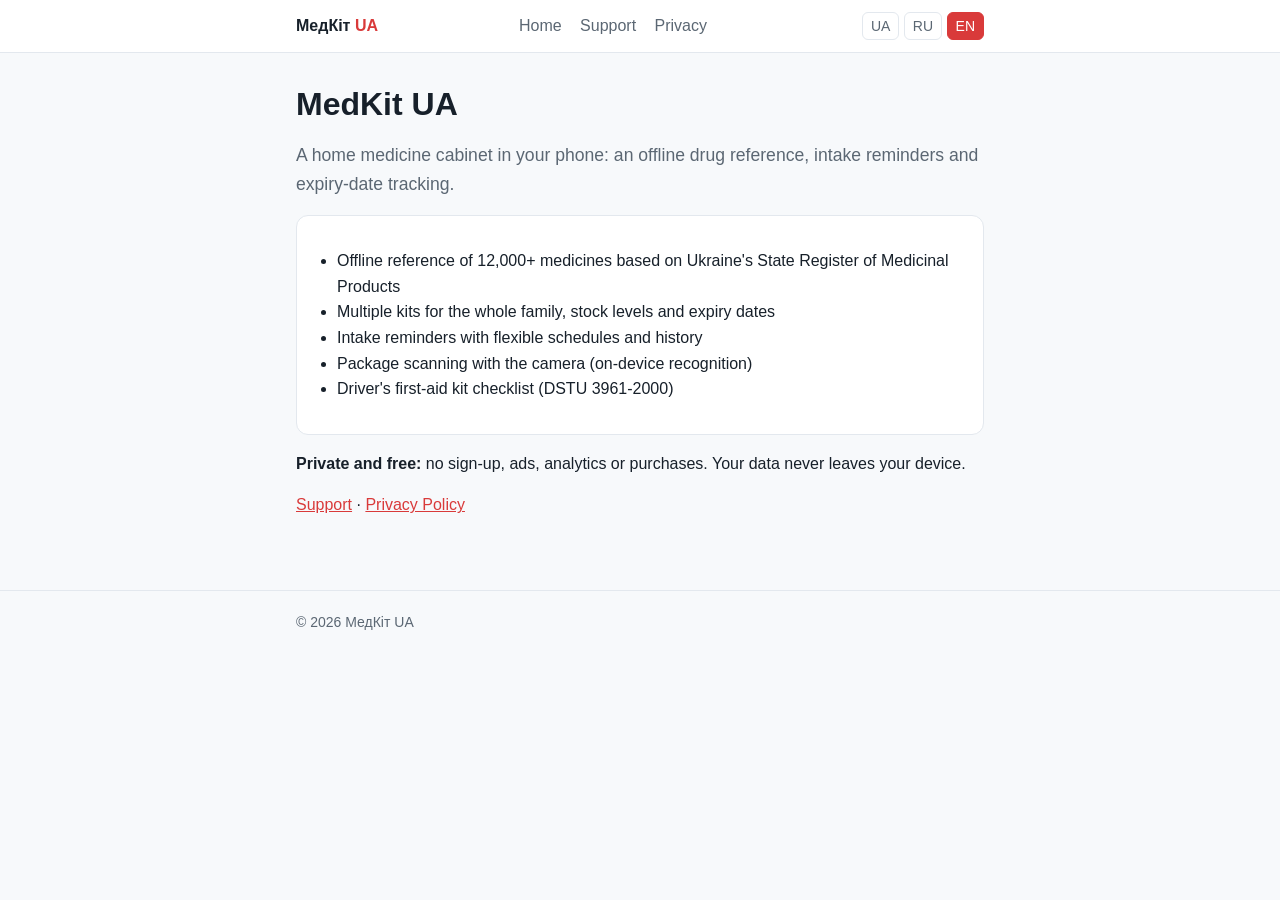
<file: index.html>
<!doctype html>
<html lang="uk"><head><meta charset="utf-8"><meta name="viewport" content="width=device-width,initial-scale=1">
<title>МедКіт UA</title><link rel="stylesheet" href="style.css"><script src="app.js"></script></head><body>
<header><div class="wrap"><a class="brand" href="index.html">МедКіт <span>UA</span></a>
<nav><a href="index.html"><span data-lang="uk">Головна</span><span data-lang="ru">Главная</span><span data-lang="en">Home</span></a>
<a href="support.html"><span data-lang="uk">Підтримка</span><span data-lang="ru">Поддержка</span><span data-lang="en">Support</span></a>
<a href="privacy.html"><span data-lang="uk">Приватність</span><span data-lang="ru">Конфиденциальность</span><span data-lang="en">Privacy</span></a></nav>
<div class="langs"><button data-l="uk">UA</button> <button data-l="ru">RU</button> <button data-l="en">EN</button></div></div></header>
<main><div class="wrap">
<div data-lang="uk"><h1>МедКіт UA</h1><p class="lead">Домашня аптечка у вашому телефоні: довідник ліків офлайн, нагадування про прийом і контроль термінів придатності.</p>
<div class="card"><ul><li>Довідник понад 12 000 препаратів на основі Державного реєстру лікарських засобів України — без інтернету</li>
<li>Кілька аптечок для всієї родини, залишки та терміни придатності</li><li>Нагадування про прийом з гнучким розкладом і історією</li>
<li>Сканування упаковки камерою (розпізнавання на пристрої)</li><li>Аптечка водія за ДСТУ 3961-2000</li></ul></div>
<p><b>Приватно й безкоштовно:</b> без реєстрації, реклами, аналітики та покупок. Дані не залишають ваш пристрій.</p>
<p><a href="support.html">Підтримка</a> · <a href="privacy.html">Політика конфіденційності</a></p></div>
<div data-lang="ru"><h1>МедКит UA</h1><p class="lead">Домашняя аптечка в вашем телефоне: справочник лекарств офлайн, напоминания о приёме и контроль сроков годности.</p>
<div class="card"><ul><li>Справочник более 12 000 препаратов на основе Государственного реестра лекарственных средств Украины — без интернета</li>
<li>Несколько аптечек для всей семьи, остатки и сроки годности</li><li>Напоминания о приёме с гибким расписанием и историей</li>
<li>Сканирование упаковки камерой (распознавание на устройстве)</li><li>Аптечка водителя по ДСТУ 3961-2000</li></ul></div>
<p><b>Приватно и бесплатно:</b> без регистрации, рекламы, аналитики и покупок. Данные не покидают ваше устройство.</p>
<p><a href="support.html">Поддержка</a> · <a href="privacy.html">Политика конфиденциальности</a></p></div>
<div data-lang="en"><h1>MedKit UA</h1><p class="lead">A home medicine cabinet in your phone: an offline drug reference, intake reminders and expiry-date tracking.</p>
<div class="card"><ul><li>Offline reference of 12,000+ medicines based on Ukraine's State Register of Medicinal Products</li>
<li>Multiple kits for the whole family, stock levels and expiry dates</li><li>Intake reminders with flexible schedules and history</li>
<li>Package scanning with the camera (on-device recognition)</li><li>Driver's first-aid kit checklist (DSTU 3961-2000)</li></ul></div>
<p><b>Private and free:</b> no sign-up, ads, analytics or purchases. Your data never leaves your device.</p>
<p><a href="support.html">Support</a> · <a href="privacy.html">Privacy Policy</a></p></div>

</div></main><footer><div class="wrap">© 2026 МедКіт UA</div></footer></body></html>
</file>
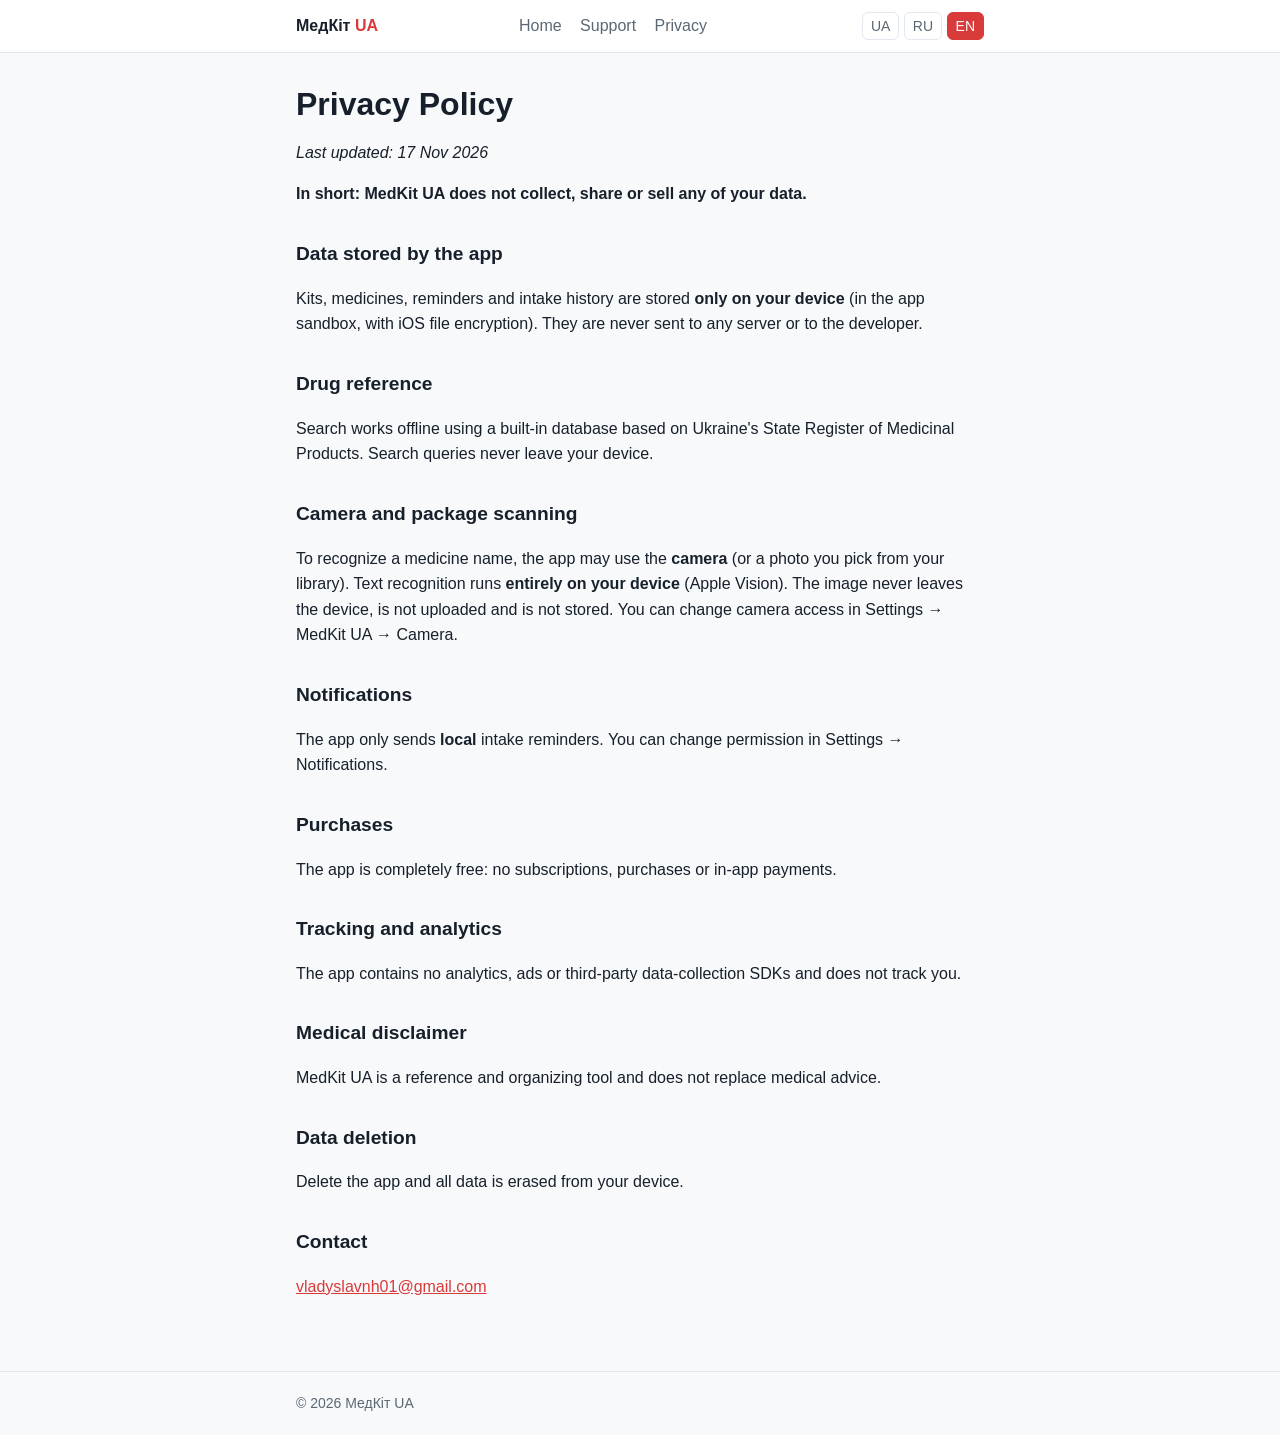
<file: privacy.html>
<!doctype html>
<html lang="uk"><head><meta charset="utf-8"><meta name="viewport" content="width=device-width,initial-scale=1">
<title>МедКіт UA — Privacy</title><link rel="stylesheet" href="style.css"><script src="app.js"></script></head><body>
<header><div class="wrap"><a class="brand" href="index.html">МедКіт <span>UA</span></a>
<nav><a href="index.html"><span data-lang="uk">Головна</span><span data-lang="ru">Главная</span><span data-lang="en">Home</span></a>
<a href="support.html"><span data-lang="uk">Підтримка</span><span data-lang="ru">Поддержка</span><span data-lang="en">Support</span></a>
<a href="privacy.html"><span data-lang="uk">Приватність</span><span data-lang="ru">Конфиденциальность</span><span data-lang="en">Privacy</span></a></nav>
<div class="langs"><button data-l="uk">UA</button> <button data-l="ru">RU</button> <button data-l="en">EN</button></div></div></header>
<main><div class="wrap">
<div data-lang="uk"><h1>Політика конфіденційності</h1><p><i>Остання редакція: 17.11.2026</i></p>
<p><b>Коротко: МедКіт UA не збирає, не передає і не продає жодних ваших даних.</b></p>
<h2>Які дані зберігає застосунок</h2><p>Аптечки, ліки, нагадування та історія прийомів зберігаються <b>лише на вашому пристрої</b> (в пісочниці застосунку, із шифруванням файлів iOS). Вони не надсилаються на сервери і не потрапляють до розробника.</p>
<h2>Довідник ліків</h2><p>Пошук працює офлайн за вбудованою базою на основі Державного реєстру лікарських засобів України. Запити пошуку не залишають пристрій.</p>
<h2>Камера і сканування упаковки</h2><p>Щоб розпізнати назву препарату, застосунок може використати <b>камеру</b> (або фото, яке ви самі обрали з галереї). Розпізнавання тексту виконується <b>повністю на пристрої</b> (Apple Vision). Фото не залишає пристрій, не надсилається на сервери і не зберігається. Доступ до камери можна змінити в «Налаштування → МедКіт UA → Камера».</p>
<h2>Сповіщення</h2><p>Застосунок надсилає лише <b>локальні</b> нагадування про прийом ліків. Дозвіл можна змінити в «Налаштування → Сповіщення».</p>
<h2>Покупки</h2><p>Застосунок повністю безкоштовний: без підписок, покупок і внутрішніх платежів.</p>
<h2>Відстеження та аналітика</h2><p>Застосунок не містить аналітики, реклами, сторонніх SDK збору даних і не відстежує вас.</p>
<h2>Медичне застереження</h2><p>МедКіт UA — довідково-організаційний інструмент і не замінює консультацію лікаря.</p>
<h2>Видалення даних</h2><p>Видаліть застосунок — усі дані буде стерто з пристрою.</p>
<h2>Контакти</h2><p><a href="mailto:vladyslavnh01@gmail.com">vladyslavnh01@gmail.com</a></p></div>
<div data-lang="ru"><h1>Политика конфиденциальности</h1><p><i>Последняя редакция: 17.11.2026</i></p>
<p><b>Коротко: МедКит UA не собирает, не передаёт и не продаёт никаких ваших данных.</b></p>
<h2>Какие данные хранит приложение</h2><p>Аптечки, лекарства, напоминания и история приёмов хранятся <b>только на вашем устройстве</b> (в песочнице приложения, с шифрованием файлов iOS). Они не отправляются на серверы и не попадают к разработчику.</p>
<h2>Справочник лекарств</h2><p>Поиск работает офлайн по встроенной базе на основе Государственного реестра лекарственных средств Украины. Поисковые запросы не покидают устройство.</p>
<h2>Камера и сканирование упаковки</h2><p>Чтобы распознать название препарата, приложение может использовать <b>камеру</b> (или фото, выбранное вами из галереи). Распознавание текста выполняется <b>полностью на устройстве</b> (Apple Vision). Фото не покидает устройство, не отправляется на серверы и не сохраняется. Доступ к камере можно изменить в «Настройки → МедКит UA → Камера».</p>
<h2>Уведомления</h2><p>Приложение отправляет только <b>локальные</b> напоминания о приёме лекарств. Разрешение можно изменить в «Настройки → Уведомления».</p>
<h2>Покупки</h2><p>Приложение полностью бесплатное: без подписок, покупок и внутренних платежей.</p>
<h2>Отслеживание и аналитика</h2><p>Приложение не содержит аналитики, рекламы, сторонних SDK сбора данных и не отслеживает вас.</p>
<h2>Медицинское предупреждение</h2><p>МедКит UA — справочно-организационный инструмент и не заменяет консультацию врача.</p>
<h2>Удаление данных</h2><p>Удалите приложение — все данные будут стёрты с устройства.</p>
<h2>Контакты</h2><p><a href="mailto:vladyslavnh01@gmail.com">vladyslavnh01@gmail.com</a></p></div>
<div data-lang="en"><h1>Privacy Policy</h1><p><i>Last updated: 17 Nov 2026</i></p>
<p><b>In short: MedKit UA does not collect, share or sell any of your data.</b></p>
<h2>Data stored by the app</h2><p>Kits, medicines, reminders and intake history are stored <b>only on your device</b> (in the app sandbox, with iOS file encryption). They are never sent to any server or to the developer.</p>
<h2>Drug reference</h2><p>Search works offline using a built-in database based on Ukraine's State Register of Medicinal Products. Search queries never leave your device.</p>
<h2>Camera and package scanning</h2><p>To recognize a medicine name, the app may use the <b>camera</b> (or a photo you pick from your library). Text recognition runs <b>entirely on your device</b> (Apple Vision). The image never leaves the device, is not uploaded and is not stored. You can change camera access in Settings → MedKit UA → Camera.</p>
<h2>Notifications</h2><p>The app only sends <b>local</b> intake reminders. You can change permission in Settings → Notifications.</p>
<h2>Purchases</h2><p>The app is completely free: no subscriptions, purchases or in-app payments.</p>
<h2>Tracking and analytics</h2><p>The app contains no analytics, ads or third-party data-collection SDKs and does not track you.</p>
<h2>Medical disclaimer</h2><p>MedKit UA is a reference and organizing tool and does not replace medical advice.</p>
<h2>Data deletion</h2><p>Delete the app and all data is erased from your device.</p>
<h2>Contact</h2><p><a href="mailto:vladyslavnh01@gmail.com">vladyslavnh01@gmail.com</a></p></div>

</div></main><footer><div class="wrap">© 2026 МедКіт UA</div></footer></body></html>
</file>
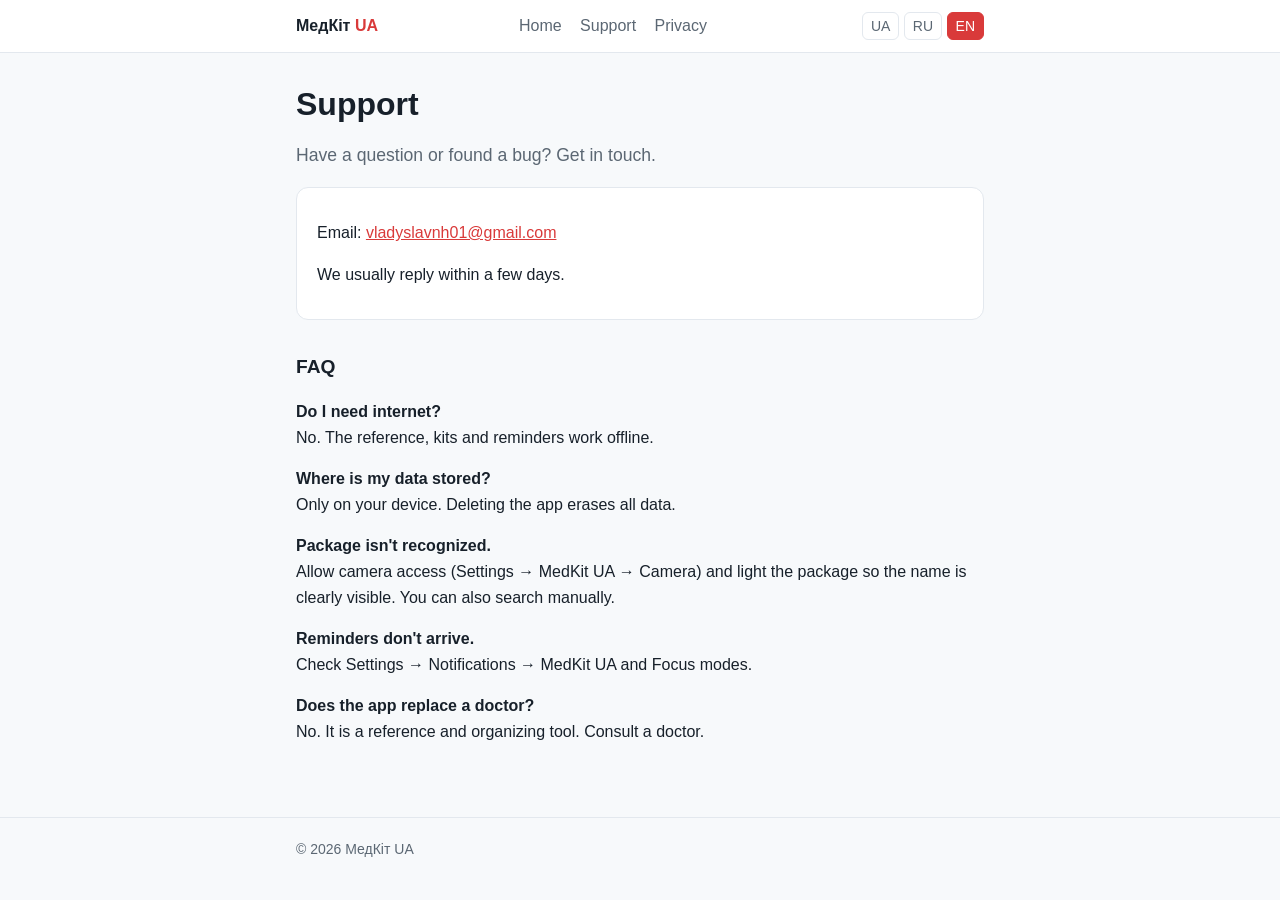
<file: support.html>
<!doctype html>
<html lang="uk"><head><meta charset="utf-8"><meta name="viewport" content="width=device-width,initial-scale=1">
<title>МедКіт UA — Support</title><link rel="stylesheet" href="style.css"><script src="app.js"></script></head><body>
<header><div class="wrap"><a class="brand" href="index.html">МедКіт <span>UA</span></a>
<nav><a href="index.html"><span data-lang="uk">Головна</span><span data-lang="ru">Главная</span><span data-lang="en">Home</span></a>
<a href="support.html"><span data-lang="uk">Підтримка</span><span data-lang="ru">Поддержка</span><span data-lang="en">Support</span></a>
<a href="privacy.html"><span data-lang="uk">Приватність</span><span data-lang="ru">Конфиденциальность</span><span data-lang="en">Privacy</span></a></nav>
<div class="langs"><button data-l="uk">UA</button> <button data-l="ru">RU</button> <button data-l="en">EN</button></div></div></header>
<main><div class="wrap">
<div data-lang="uk"><h1>Підтримка</h1><p class="lead">Маєте питання чи знайшли помилку? Напишіть нам.</p>
<div class="card"><p>Email: <a href="mailto:vladyslavnh01@gmail.com">vladyslavnh01@gmail.com</a></p><p>Зазвичай відповідаємо протягом кількох днів.</p></div>
<h2>Часті питання</h2>
<p><b>Чи потрібен інтернет?</b><br>Ні. Довідник, аптечки та нагадування працюють офлайн.</p>
<p><b>Де зберігаються мої дані?</b><br>Лише на вашому пристрої. Видалення застосунку стирає всі дані.</p>
<p><b>Не розпізнається упаковка.</b><br>Дозвольте доступ до камери («Налаштування → МедКіт UA → Камера»), добре освітіть упаковку з назвою препарату. Також можна шукати вручну.</p>
<p><b>Не приходять нагадування.</b><br>Перевірте «Налаштування → Сповіщення → МедКіт UA» та режими «Фокусування».</p>
<p><b>Чи замінює застосунок лікаря?</b><br>Ні. Це довідково-організаційний інструмент. Проконсультуйтеся з лікарем.</p></div>
<div data-lang="ru"><h1>Поддержка</h1><p class="lead">Есть вопрос или нашли ошибку? Напишите нам.</p>
<div class="card"><p>Email: <a href="mailto:vladyslavnh01@gmail.com">vladyslavnh01@gmail.com</a></p><p>Обычно отвечаем в течение нескольких дней.</p></div>
<h2>Частые вопросы</h2>
<p><b>Нужен ли интернет?</b><br>Нет. Справочник, аптечки и напоминания работают офлайн.</p>
<p><b>Где хранятся мои данные?</b><br>Только на вашем устройстве. Удаление приложения стирает все данные.</p>
<p><b>Не распознаётся упаковка.</b><br>Разрешите доступ к камере («Настройки → МедКит UA → Камера») и хорошо осветите упаковку с названием. Можно также искать вручную.</p>
<p><b>Не приходят напоминания.</b><br>Проверьте «Настройки → Уведомления → МедКит UA» и режимы «Фокусировка».</p>
<p><b>Заменяет ли приложение врача?</b><br>Нет. Это справочно-организационный инструмент. Проконсультируйтесь с врачом.</p></div>
<div data-lang="en"><h1>Support</h1><p class="lead">Have a question or found a bug? Get in touch.</p>
<div class="card"><p>Email: <a href="mailto:vladyslavnh01@gmail.com">vladyslavnh01@gmail.com</a></p><p>We usually reply within a few days.</p></div>
<h2>FAQ</h2>
<p><b>Do I need internet?</b><br>No. The reference, kits and reminders work offline.</p>
<p><b>Where is my data stored?</b><br>Only on your device. Deleting the app erases all data.</p>
<p><b>Package isn't recognized.</b><br>Allow camera access (Settings → MedKit UA → Camera) and light the package so the name is clearly visible. You can also search manually.</p>
<p><b>Reminders don't arrive.</b><br>Check Settings → Notifications → MedKit UA and Focus modes.</p>
<p><b>Does the app replace a doctor?</b><br>No. It is a reference and organizing tool. Consult a doctor.</p></div>

</div></main><footer><div class="wrap">© 2026 МедКіт UA</div></footer></body></html>
</file>
<file: style.css>
:root{--bg:#f7f9fb;--fg:#17202a;--muted:#5b6773;--card:#fff;--accent:#d93a3a;--line:#e3e8ee}
@media (prefers-color-scheme:dark){:root{--bg:#0f1418;--fg:#e8edf2;--muted:#9aa7b4;--card:#182027;--accent:#ff6b6b;--line:#27323b}}
*{box-sizing:border-box}
body{margin:0;background:var(--bg);color:var(--fg);font:16px/1.6 -apple-system,BlinkMacSystemFont,"Segoe UI",Roboto,sans-serif}
.wrap{max-width:720px;margin:0 auto;padding:0 16px}
header{border-bottom:1px solid var(--line);background:var(--card)}
header .wrap{display:flex;align-items:center;justify-content:space-between;gap:12px;flex-wrap:wrap;padding-top:12px;padding-bottom:12px}
.brand{font-weight:700;color:var(--fg);text-decoration:none}.brand span{color:var(--accent)}
nav a{color:var(--muted);text-decoration:none;margin-right:14px}nav a:hover{color:var(--accent)}
.langs button{background:none;border:1px solid var(--line);color:var(--muted);border-radius:6px;padding:2px 8px;cursor:pointer;font:inherit;font-size:14px}
.langs button.on{background:var(--accent);border-color:var(--accent);color:#fff}
main{padding:32px 0 56px}
h1{font-size:2rem;line-height:1.2;margin:0 0 8px}h2{margin-top:32px;font-size:1.2rem}
.lead{color:var(--muted);font-size:1.1rem}
.card{background:var(--card);border:1px solid var(--line);border-radius:12px;padding:16px 20px;margin:16px 0}
ul{padding-left:20px}a{color:var(--accent)}
footer{border-top:1px solid var(--line);color:var(--muted);font-size:14px;padding:20px 0}
[data-lang]{display:none}html[lang=uk] [data-lang=uk],html[lang=ru] [data-lang=ru],html[lang=en] [data-lang=en]{display:revert}
</file>
